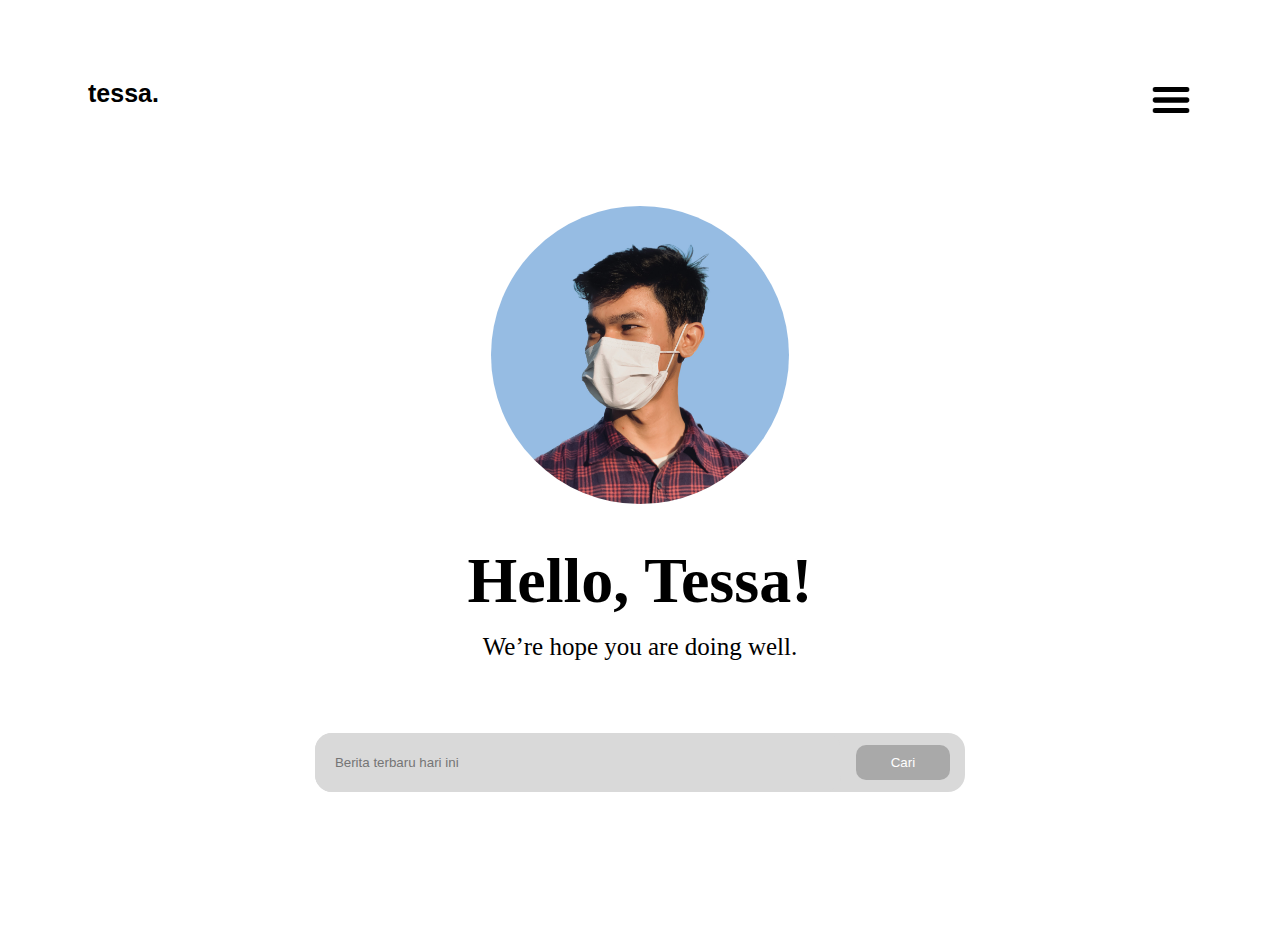
<file: index.html>
<!DOCTYPE html>
<html lang="en">
  <head>
    <meta charset="UTF-8" />
    <meta name="viewport" content="width=device-width, initial-scale=1.0" />
    <title>Proyek API</title>
    <link rel="stylesheet" href="./style/style.css" />
  </head>
  <body>
    <nav>
      <div class="wrapper">
        <p><a href="#">tessa.</a></p>
        <a href="#"><img src="./style/humberger.png" alt="" /></a>
      </div>
    </nav>
    <section class="containerHero">
      <div class="wrapperPicture">
        <img src="./style/Foto.png" alt="" />
      </div>
      <div class="text hero">
        <h1>Hello, Tessa!</h1>
        <h2>We’re hope you are doing well.</h2>
      </div>
      <div class="button search">
        <input type="text" placeholder="Berita terbaru hari ini" />
        <button type="button" onclick="ambilBerita()">Cari</button>
      </div>
    </section>
    <section class="container wrap"></section>
    <script src="./script/script.js"></script>
  </body>
</html>
</file>
<file: style/style.css>
* {
    margin: 0;
    text-decoration: none;
}

a {
    color: black;
}

nav {
    margin: 0 auto;
    max-width: 1440px;
    padding: 79px 88px;
}

.wrapper {
    display: flex;
    flex-direction: row;
    justify-content: space-between;
    font-family: Helvetica, sans-serif;
    font-size: 25px;
    font-weight: 900;
    color: black;

}

.wrapper img {
    width: 42px;
}

.containerHero {
    display: flex;
    flex-direction: column;
    align-items: center;
}

.wrapperPicture {
    background-size: cover;
    width: 298px;
    height: 298px;
    border-radius: 100%;
    overflow: hidden;
}

.wrapperPicture img {
    width: 298px;
    height: 298px;
}

.container {
    max-width: 1440px;
    display: flex;
    flex-direction: column;
    margin: 0 auto;
    padding: 0 88px;
}

.text {
    text-align: center;
}


.text h1 {
    margin-top: 40px;
    font-size: 64px;
}

.text h2 {
    margin-top: 15px;
    font-size: 25px;
    font-weight: 400;
}

.search {
    margin-top: 72px;
    display: flex;
    background-color: #D9D9D9;
    border-radius: 17px;
    width: 50.8%;
    align-items: center;


}
.search input {
    width: 100%;
    height: 57px;
    border-radius: 17px;
    padding-left: 20px;
    border: none;
    background-color: #D9D9D9;
}

.search button {
    color: white;
    height: fit-content;
    border: none;
    background-color: darkgray;
    border-radius: 10px;
    padding: 10px 35px;
    cursor: pointer;
    margin: 0 15px;
}

.wrap {
    margin-top: 145px;
    display: grid;
    grid-template-columns: 1fr 1fr 1fr;
    gap: 51px;
}

.content {
    position: relative;
    display: inline-block;
    height: 529px;
    background-color: black;
    border-radius: 22px;
    overflow: hidden;
    color: white;
    text-overflow: ellipsis;
    max-height: 100%; 
}

.contentText {
    position: absolute;
    color: white;
    z-index: 100;
    overflow:visible; 
    text-overflow: ellipsis; 
    margin-top: 50%;
    padding: 0 50px;
}

.contentText p {
    padding-bottom: 40px;
}

.contentImg img {
    position: absolute;
    top: 50%;
    left: 50%;
    transform: translate(-50%, -50%);
    max-height: 100%; 
    opacity: 50%;
}

@media screen and (max-width: 1200px) {
    .wrap {
        grid-template-columns: 1fr 1fr;
        gap: 51px;
    }
}

@media screen and (max-width: 900px) {
    .wrap {
        grid-template-columns: 1fr;
        gap: 51px;
    }
}
</file>
